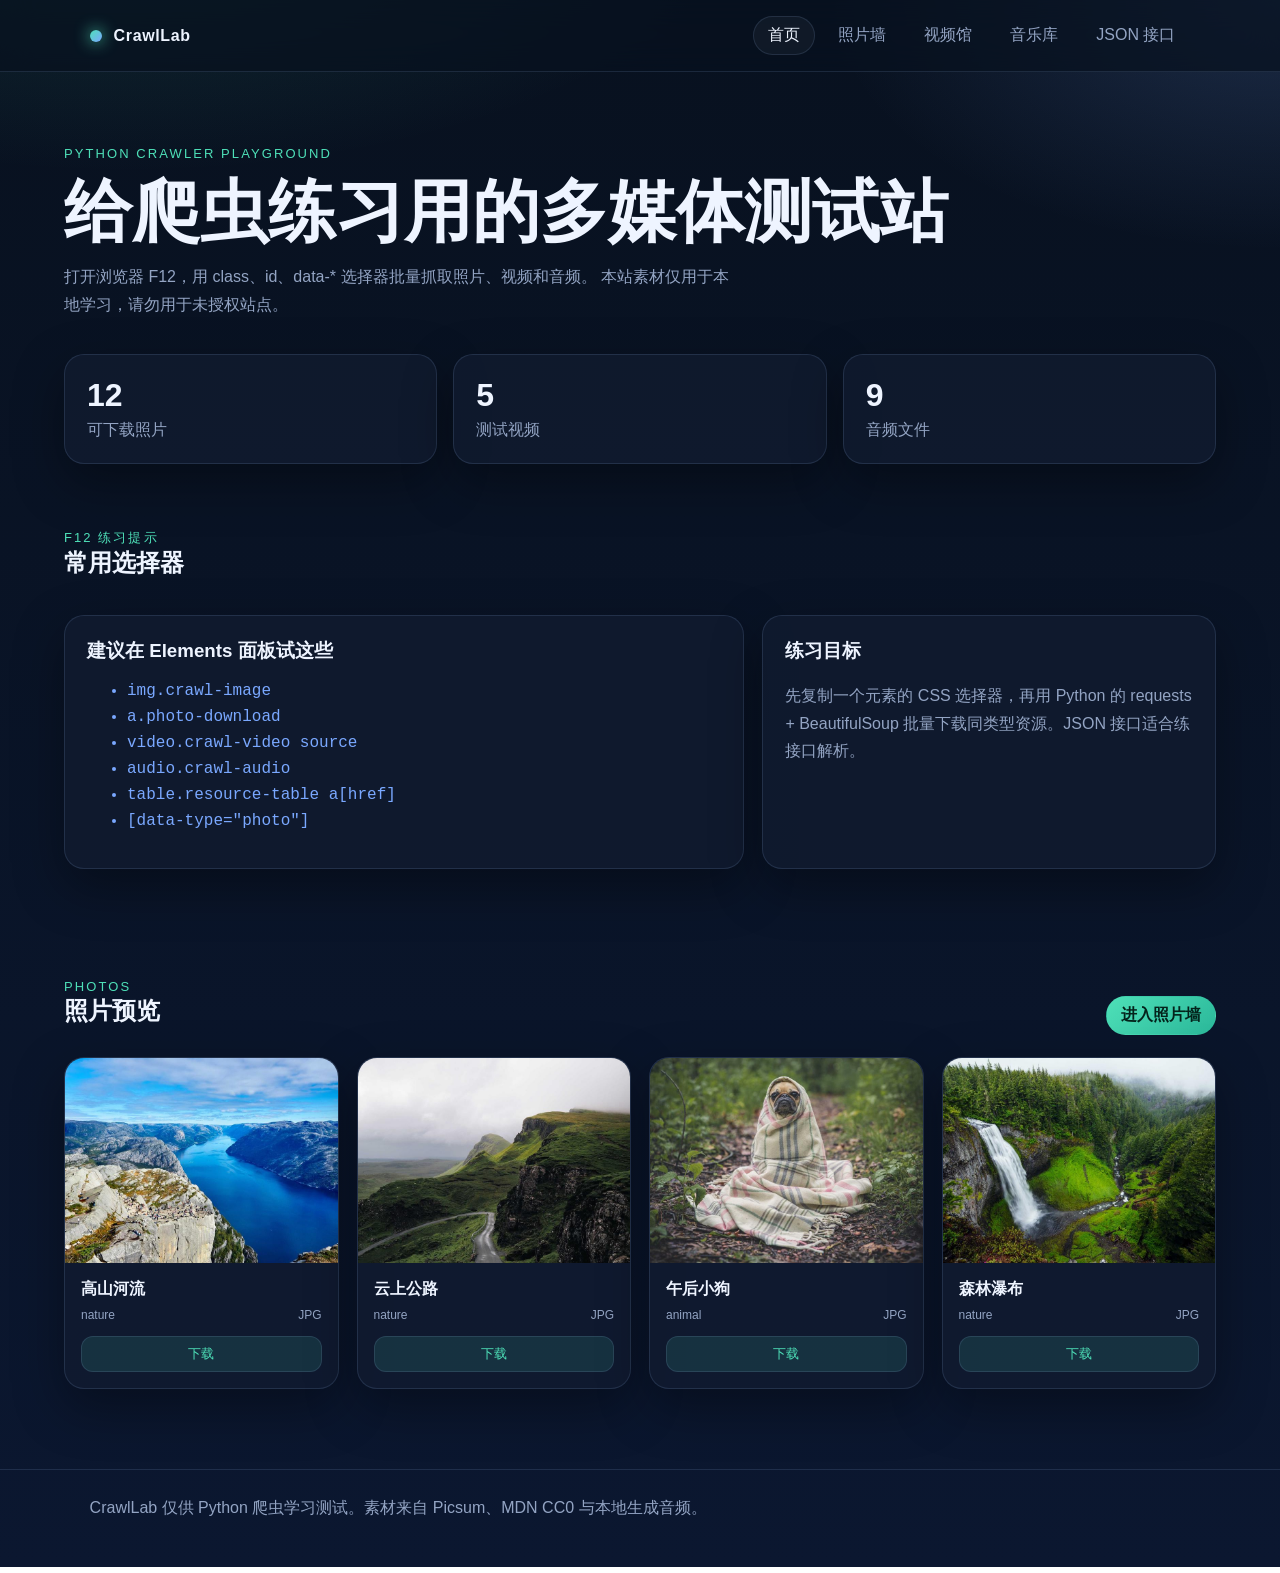
<file: index.html>
<!DOCTYPE html>
<html lang="zh-CN">
<head>
  <meta charset="UTF-8">
  <meta name="viewport" content="width=device-width, initial-scale=1.0">
  <title>CrawlLab | Python 爬虫练习站</title>
  <link rel="stylesheet" href="css/style.css">
</head>
<body>
  <header class="topbar">
    <div class="brand">
      <span class="logo-dot"></span>
      CrawlLab
    </div>
    <nav class="nav">
      <a class="active" href="index.html">首页</a>
      <a href="photos.html">照片墙</a>
      <a href="videos.html">视频馆</a>
      <a href="audio.html">音乐库</a>
      <a href="api/media.json">JSON 接口</a>
    </nav>
  </header>

  <section class="hero">
    <div class="kicker">Python Crawler Playground</div>
    <h1>给爬虫练习用的多媒体测试站</h1>
    <p class="lead">
      打开浏览器 F12，用 class、id、data-* 选择器批量抓取照片、视频和音频。
      本站素材仅用于本地学习，请勿用于未授权站点。
    </p>
    <div class="stats">
      <article class="stat-card">
        <strong id="photo-count">12</strong>
        <span>可下载照片</span>
      </article>
      <article class="stat-card">
        <strong id="video-count">5</strong>
        <span>测试视频</span>
      </article>
      <article class="stat-card">
        <strong id="audio-count">9</strong>
        <span>音频文件</span>
      </article>
    </div>
  </section>

  <section class="section" id="practice">
    <div class="section-head">
      <div>
        <div class="kicker">F12 练习提示</div>
        <h2>常用选择器</h2>
      </div>
    </div>
    <div class="selector-panel">
      <div class="selector-box">
        <h3>建议在 Elements 面板试这些</h3>
        <ul>
          <li>img.crawl-image</li>
          <li>a.photo-download</li>
          <li>video.crawl-video source</li>
          <li>audio.crawl-audio</li>
          <li>table.resource-table a[href]</li>
          <li>[data-type="photo"]</li>
        </ul>
      </div>
      <div class="hint-card">
        <h3>练习目标</h3>
        <p class="lead">
          先复制一个元素的 CSS 选择器，再用 Python 的 requests + BeautifulSoup
          批量下载同类型资源。JSON 接口适合练接口解析。
        </p>
      </div>
    </div>
  </section>

  <section class="section" id="photos-preview">
    <div class="section-head">
      <div>
        <div class="kicker">Photos</div>
        <h2>照片预览</h2>
      </div>
      <a class="btn btn-primary" href="photos.html">进入照片墙</a>
    </div>
    <div class="grid" id="photo-grid">
      <article class="media-card photo-card" data-type="photo" data-category="nature" data-id="p01">
        <img class="thumb crawl-image" src="media/images/photo-01.jpg" alt="高山河流" data-filename="photo-01.jpg">
        <div class="card-body">
          <h3 class="photo-title">高山河流</h3>
          <div class="meta"><span>nature</span><span>JPG</span></div>
          <div class="card-actions">
            <a class="download-link photo-download" href="media/images/photo-01.jpg" download="photo-01.jpg">下载</a>
          </div>
        </div>
      </article>
      <article class="media-card photo-card" data-type="photo" data-category="nature" data-id="p02">
        <img class="thumb crawl-image" src="media/images/photo-02.jpg" alt="云上公路" data-filename="photo-02.jpg">
        <div class="card-body">
          <h3 class="photo-title">云上公路</h3>
          <div class="meta"><span>nature</span><span>JPG</span></div>
          <div class="card-actions">
            <a class="download-link photo-download" href="media/images/photo-02.jpg" download="photo-02.jpg">下载</a>
          </div>
        </div>
      </article>
      <article class="media-card photo-card" data-type="photo" data-category="animal" data-id="p03">
        <img class="thumb crawl-image" src="media/images/photo-03.jpg" alt="午后小狗" data-filename="photo-03.jpg">
        <div class="card-body">
          <h3 class="photo-title">午后小狗</h3>
          <div class="meta"><span>animal</span><span>JPG</span></div>
          <div class="card-actions">
            <a class="download-link photo-download" href="media/images/photo-03.jpg" download="photo-03.jpg">下载</a>
          </div>
        </div>
      </article>
      <article class="media-card photo-card" data-type="photo" data-category="nature" data-id="p04">
        <img class="thumb crawl-image" src="media/images/photo-04.jpg" alt="森林瀑布" data-filename="photo-04.jpg">
        <div class="card-body">
          <h3 class="photo-title">森林瀑布</h3>
          <div class="meta"><span>nature</span><span>JPG</span></div>
          <div class="card-actions">
            <a class="download-link photo-download" href="media/images/photo-04.jpg" download="photo-04.jpg">下载</a>
          </div>
        </div>
      </article>
    </div>
  </section>

  <footer class="footer">
    CrawlLab 仅供 Python 爬虫学习测试。素材来自 Picsum、MDN CC0 与本地生成音频。
  </footer>
  <script src="js/main.js"></script>
</body>
</html>
</file>
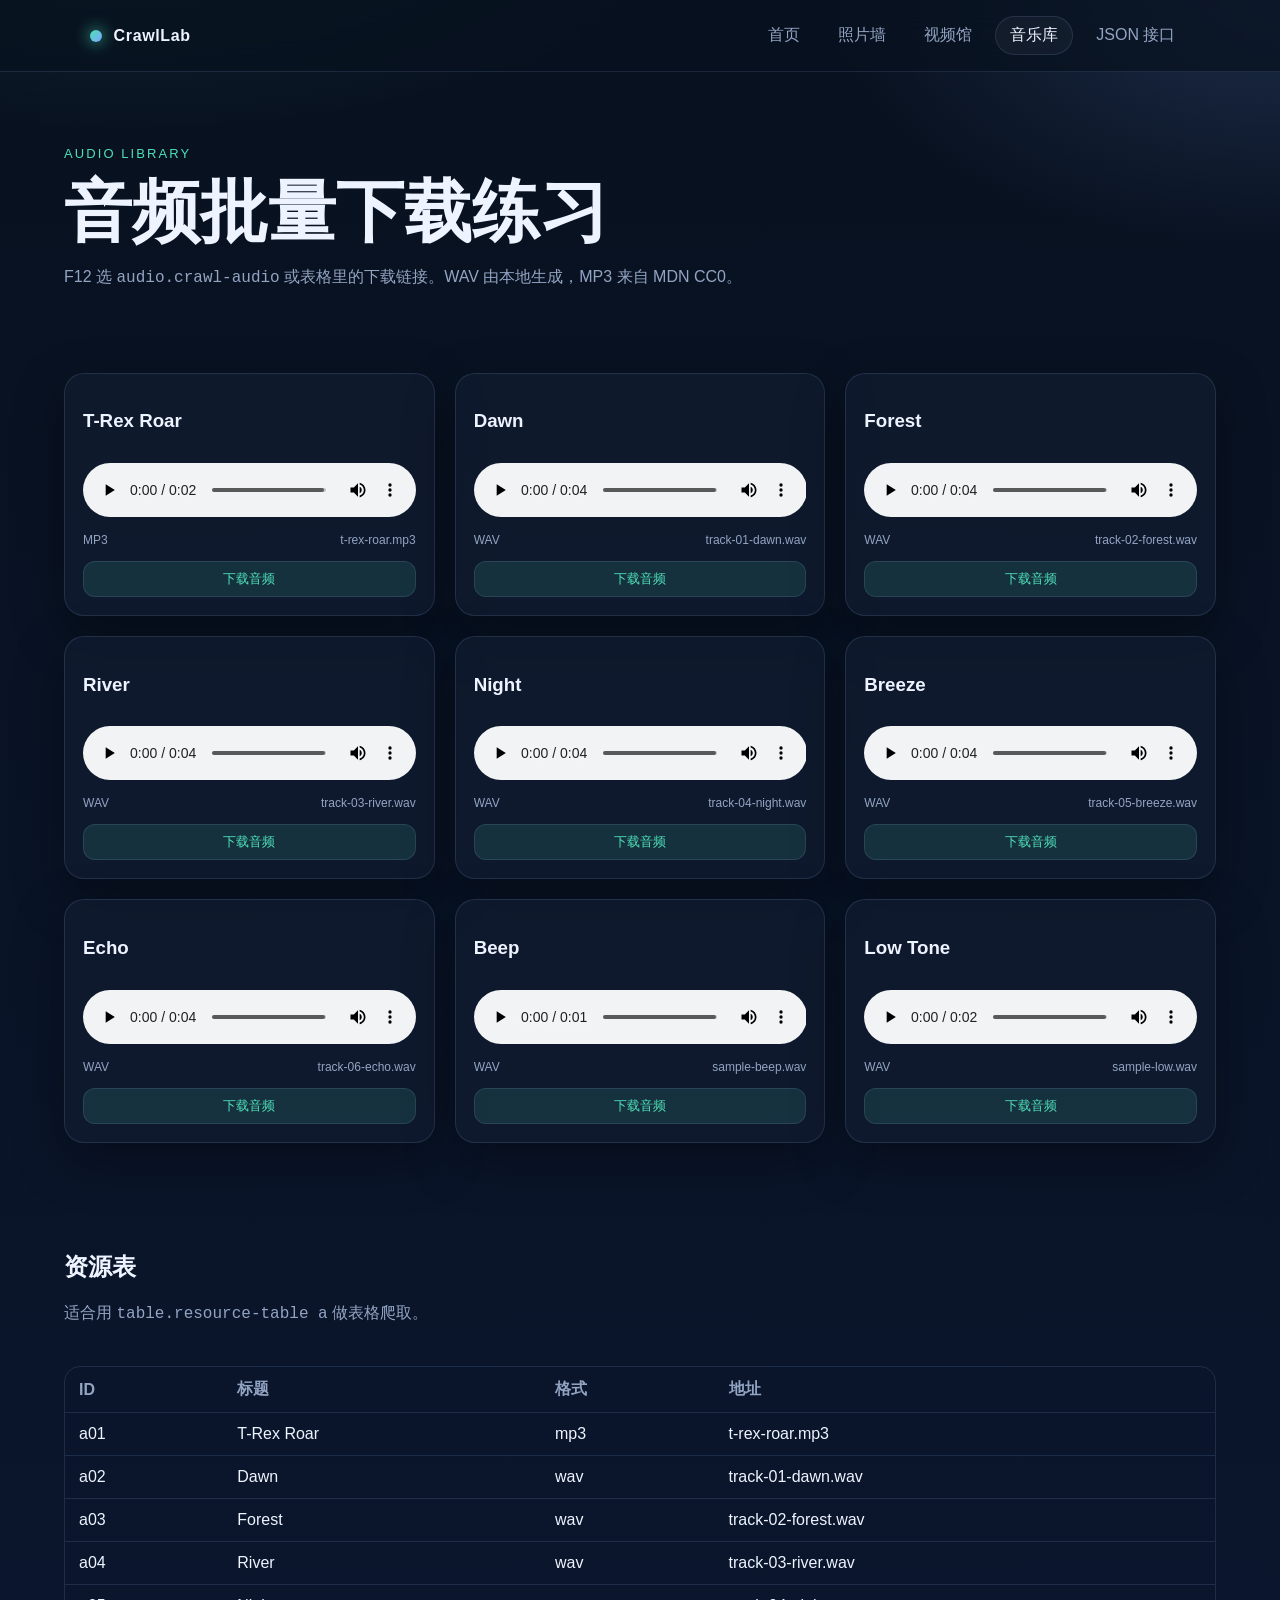
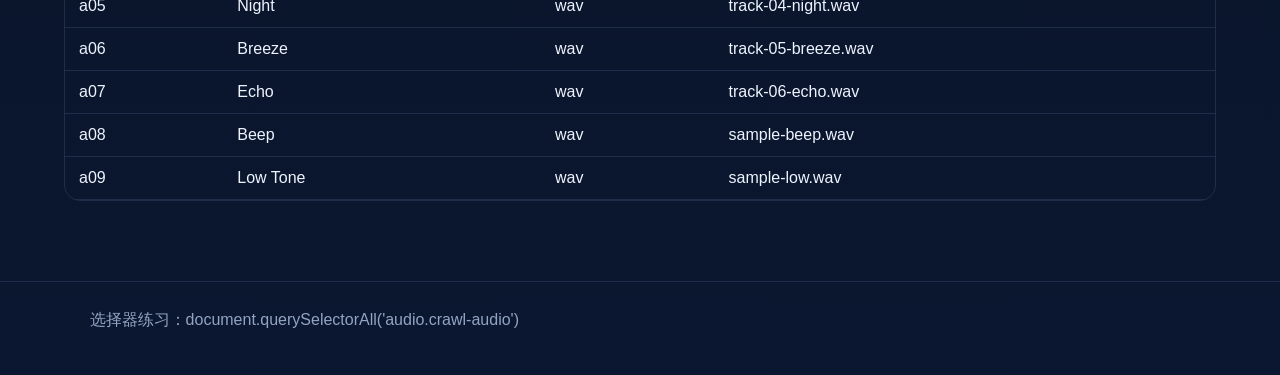
<file: audio.html>
<!DOCTYPE html>
<html lang="zh-CN">
<head>
  <meta charset="UTF-8">
  <meta name="viewport" content="width=device-width, initial-scale=1.0">
  <title>音乐库 | CrawlLab</title>
  <link rel="stylesheet" href="css/style.css">
</head>
<body>
  <header class="topbar">
    <div class="brand"><span class="logo-dot"></span>CrawlLab</div>
    <nav class="nav">
      <a href="index.html">首页</a>
      <a href="photos.html">照片墙</a>
      <a href="videos.html">视频馆</a>
      <a class="active" href="audio.html">音乐库</a>
      <a href="api/media.json">JSON 接口</a>
    </nav>
  </header>

  <section class="hero">
    <div class="kicker">Audio Library</div>
    <h1>音频批量下载练习</h1>
    <p class="lead">F12 选 <code>audio.crawl-audio</code> 或表格里的下载链接。WAV 由本地生成，MP3 来自 MDN CC0。</p>
  </section>

  <section class="section">
    <div class="audio-grid" id="audio-list">
      <article class="media-card audio-card" data-type="audio" data-id="a01">
        <h3 class="audio-title">T-Rex Roar</h3>
        <audio class="crawl-audio" controls src="media/audio/t-rex-roar.mp3" data-filename="t-rex-roar.mp3"></audio>
        <div class="meta"><span>MP3</span><span>t-rex-roar.mp3</span></div>
        <div class="card-actions">
          <a class="download-link audio-download" href="media/audio/t-rex-roar.mp3" download="t-rex-roar.mp3">下载音频</a>
        </div>
      </article>
      <article class="media-card audio-card" data-type="audio" data-id="a02">
        <h3 class="audio-title">Dawn</h3>
        <audio class="crawl-audio" controls src="media/audio/track-01-dawn.wav" data-filename="track-01-dawn.wav"></audio>
        <div class="meta"><span>WAV</span><span>track-01-dawn.wav</span></div>
        <div class="card-actions">
          <a class="download-link audio-download" href="media/audio/track-01-dawn.wav" download="track-01-dawn.wav">下载音频</a>
        </div>
      </article>
      <article class="media-card audio-card" data-type="audio" data-id="a03">
        <h3 class="audio-title">Forest</h3>
        <audio class="crawl-audio" controls src="media/audio/track-02-forest.wav" data-filename="track-02-forest.wav"></audio>
        <div class="meta"><span>WAV</span><span>track-02-forest.wav</span></div>
        <div class="card-actions">
          <a class="download-link audio-download" href="media/audio/track-02-forest.wav" download="track-02-forest.wav">下载音频</a>
        </div>
      </article>
      <article class="media-card audio-card" data-type="audio" data-id="a04">
        <h3 class="audio-title">River</h3>
        <audio class="crawl-audio" controls src="media/audio/track-03-river.wav" data-filename="track-03-river.wav"></audio>
        <div class="meta"><span>WAV</span><span>track-03-river.wav</span></div>
        <div class="card-actions">
          <a class="download-link audio-download" href="media/audio/track-03-river.wav" download="track-03-river.wav">下载音频</a>
        </div>
      </article>
      <article class="media-card audio-card" data-type="audio" data-id="a05">
        <h3 class="audio-title">Night</h3>
        <audio class="crawl-audio" controls src="media/audio/track-04-night.wav" data-filename="track-04-night.wav"></audio>
        <div class="meta"><span>WAV</span><span>track-04-night.wav</span></div>
        <div class="card-actions">
          <a class="download-link audio-download" href="media/audio/track-04-night.wav" download="track-04-night.wav">下载音频</a>
        </div>
      </article>
      <article class="media-card audio-card" data-type="audio" data-id="a06">
        <h3 class="audio-title">Breeze</h3>
        <audio class="crawl-audio" controls src="media/audio/track-05-breeze.wav" data-filename="track-05-breeze.wav"></audio>
        <div class="meta"><span>WAV</span><span>track-05-breeze.wav</span></div>
        <div class="card-actions">
          <a class="download-link audio-download" href="media/audio/track-05-breeze.wav" download="track-05-breeze.wav">下载音频</a>
        </div>
      </article>
      <article class="media-card audio-card" data-type="audio" data-id="a07">
        <h3 class="audio-title">Echo</h3>
        <audio class="crawl-audio" controls src="media/audio/track-06-echo.wav" data-filename="track-06-echo.wav"></audio>
        <div class="meta"><span>WAV</span><span>track-06-echo.wav</span></div>
        <div class="card-actions">
          <a class="download-link audio-download" href="media/audio/track-06-echo.wav" download="track-06-echo.wav">下载音频</a>
        </div>
      </article>
      <article class="media-card audio-card" data-type="audio" data-id="a08">
        <h3 class="audio-title">Beep</h3>
        <audio class="crawl-audio" controls src="media/audio/sample-beep.wav" data-filename="sample-beep.wav"></audio>
        <div class="meta"><span>WAV</span><span>sample-beep.wav</span></div>
        <div class="card-actions">
          <a class="download-link audio-download" href="media/audio/sample-beep.wav" download="sample-beep.wav">下载音频</a>
        </div>
      </article>
      <article class="media-card audio-card" data-type="audio" data-id="a09">
        <h3 class="audio-title">Low Tone</h3>
        <audio class="crawl-audio" controls src="media/audio/sample-low.wav" data-filename="sample-low.wav"></audio>
        <div class="meta"><span>WAV</span><span>sample-low.wav</span></div>
        <div class="card-actions">
          <a class="download-link audio-download" href="media/audio/sample-low.wav" download="sample-low.wav">下载音频</a>
        </div>
      </article>
    </div>
  </section>

  <section class="section">
    <div class="section-head">
      <div>
        <h2>资源表</h2>
        <p class="lead">适合用 <code>table.resource-table a</code> 做表格爬取。</p>
      </div>
    </div>
    <div class="table-wrap">
      <table class="resource-table" id="audio-table">
        <thead>
          <tr>
            <th>ID</th>
            <th>标题</th>
            <th>格式</th>
            <th>地址</th>
          </tr>
        </thead>
        <tbody>
          <tr data-id="a01"><td>a01</td><td>T-Rex Roar</td><td>mp3</td><td><a href="media/audio/t-rex-roar.mp3">t-rex-roar.mp3</a></td></tr>
          <tr data-id="a02"><td>a02</td><td>Dawn</td><td>wav</td><td><a href="media/audio/track-01-dawn.wav">track-01-dawn.wav</a></td></tr>
          <tr data-id="a03"><td>a03</td><td>Forest</td><td>wav</td><td><a href="media/audio/track-02-forest.wav">track-02-forest.wav</a></td></tr>
          <tr data-id="a04"><td>a04</td><td>River</td><td>wav</td><td><a href="media/audio/track-03-river.wav">track-03-river.wav</a></td></tr>
          <tr data-id="a05"><td>a05</td><td>Night</td><td>wav</td><td><a href="media/audio/track-04-night.wav">track-04-night.wav</a></td></tr>
          <tr data-id="a06"><td>a06</td><td>Breeze</td><td>wav</td><td><a href="media/audio/track-05-breeze.wav">track-05-breeze.wav</a></td></tr>
          <tr data-id="a07"><td>a07</td><td>Echo</td><td>wav</td><td><a href="media/audio/track-06-echo.wav">track-06-echo.wav</a></td></tr>
          <tr data-id="a08"><td>a08</td><td>Beep</td><td>wav</td><td><a href="media/audio/sample-beep.wav">sample-beep.wav</a></td></tr>
          <tr data-id="a09"><td>a09</td><td>Low Tone</td><td>wav</td><td><a href="media/audio/sample-low.wav">sample-low.wav</a></td></tr>
        </tbody>
      </table>
    </div>
  </section>

  <footer class="footer">选择器练习：document.querySelectorAll('audio.crawl-audio')</footer>
</body>
</html>
</file>
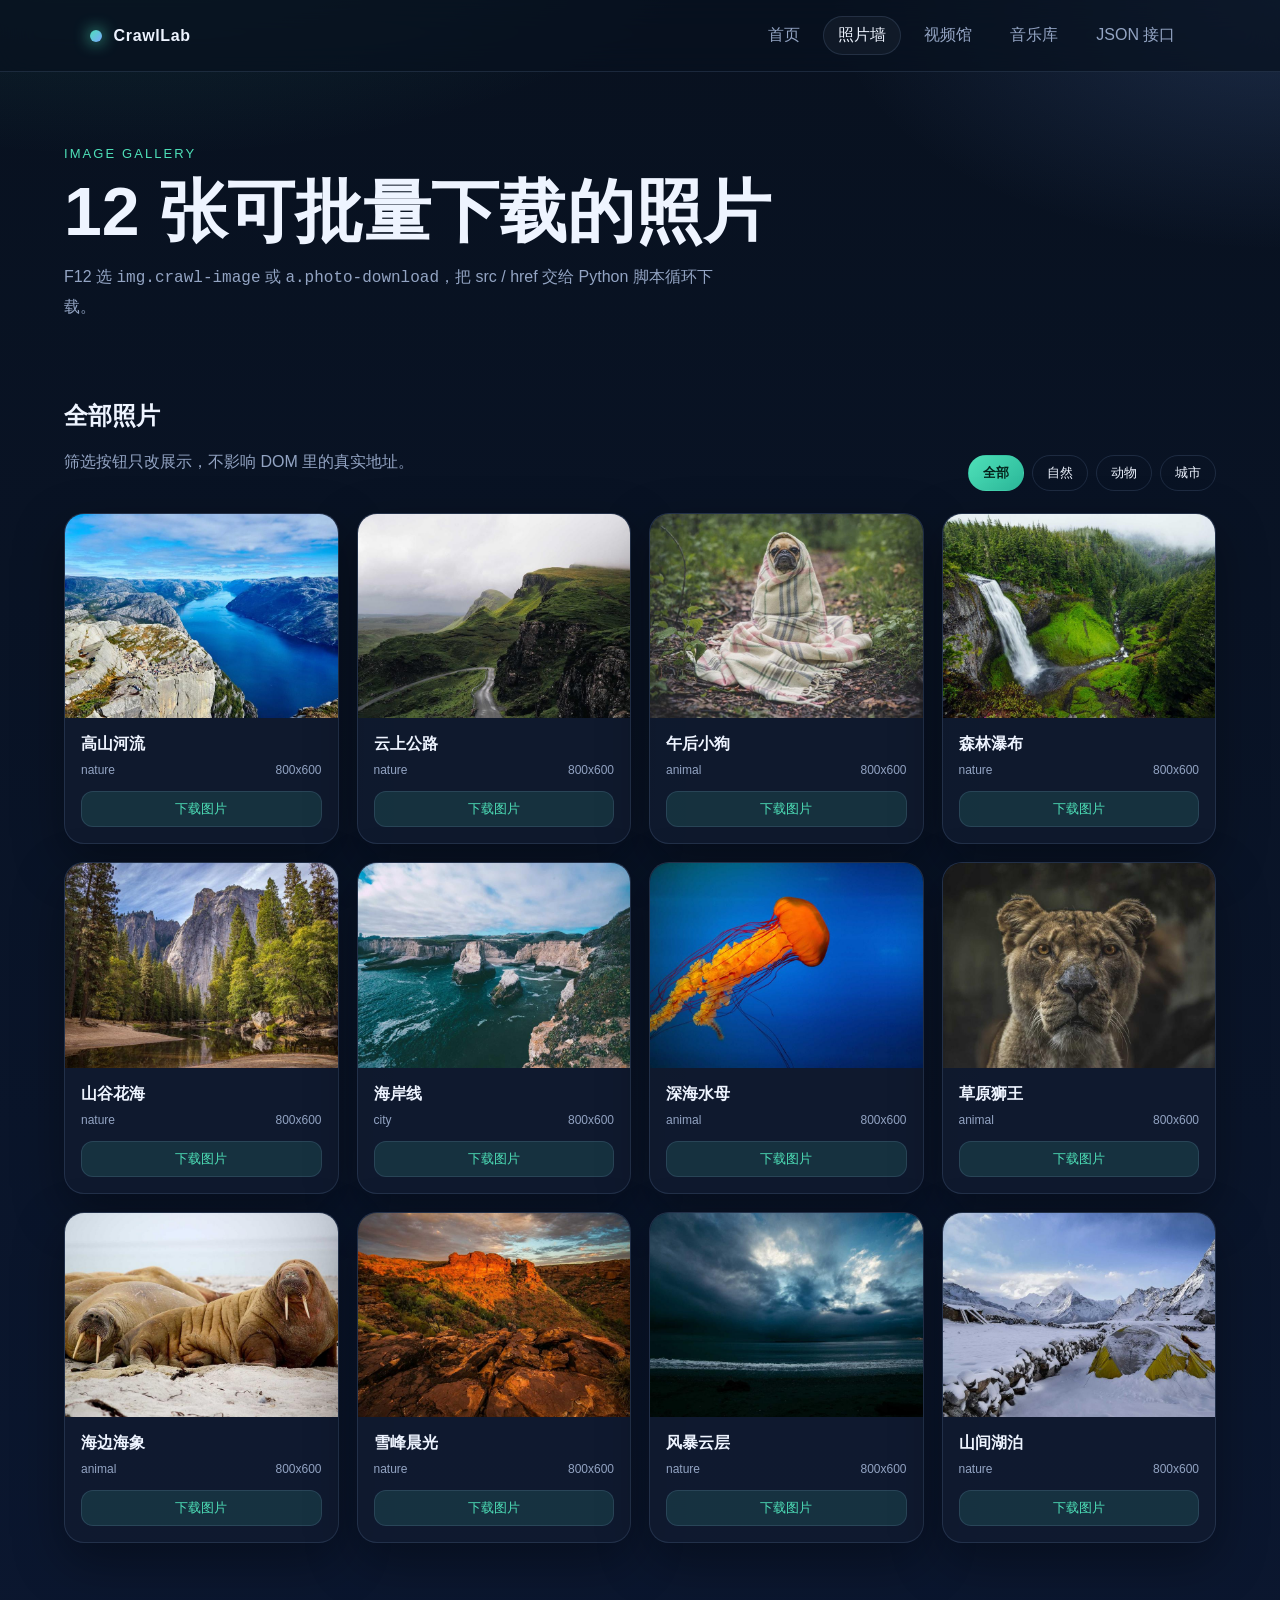
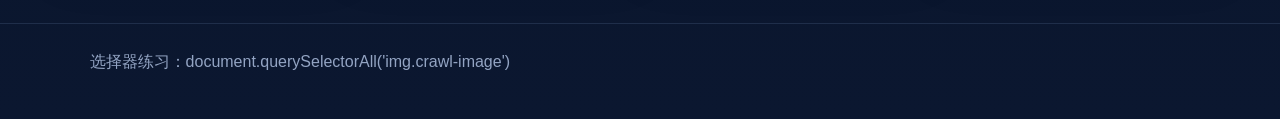
<file: photos.html>
<!DOCTYPE html>
<html lang="zh-CN">
<head>
  <meta charset="UTF-8">
  <meta name="viewport" content="width=device-width, initial-scale=1.0">
  <title>照片墙 | CrawlLab</title>
  <link rel="stylesheet" href="css/style.css">
</head>
<body>
  <header class="topbar">
    <div class="brand"><span class="logo-dot"></span>CrawlLab</div>
    <nav class="nav">
      <a href="index.html">首页</a>
      <a class="active" href="photos.html">照片墙</a>
      <a href="videos.html">视频馆</a>
      <a href="audio.html">音乐库</a>
      <a href="api/media.json">JSON 接口</a>
    </nav>
  </header>

  <section class="hero">
    <div class="kicker">Image Gallery</div>
    <h1>12 张可批量下载的照片</h1>
    <p class="lead">F12 选 <code>img.crawl-image</code> 或 <code>a.photo-download</code>，把 src / href 交给 Python 脚本循环下载。</p>
  </section>

  <section class="section">
    <div class="section-head">
      <div>
        <h2>全部照片</h2>
        <p class="lead">筛选按钮只改展示，不影响 DOM 里的真实地址。</p>
      </div>
      <div class="filters" id="photo-filters">
        <button class="filter-btn active" data-filter="all" type="button">全部</button>
        <button class="filter-btn" data-filter="nature" type="button">自然</button>
        <button class="filter-btn" data-filter="animal" type="button">动物</button>
        <button class="filter-btn" data-filter="city" type="button">城市</button>
      </div>
    </div>

    <div class="grid" id="photo-list">
      <article class="media-card photo-card" data-type="photo" data-category="nature" data-id="p01">
        <img class="thumb crawl-image" src="media/images/photo-01.jpg" alt="高山河流" data-filename="photo-01.jpg">
        <div class="card-body">
          <h3 class="photo-title">高山河流</h3>
          <div class="meta"><span class="photo-tag">nature</span><span>800x600</span></div>
          <div class="card-actions">
            <a class="download-link photo-download" href="media/images/photo-01.jpg" download="photo-01.jpg">下载图片</a>
          </div>
        </div>
      </article>
      <article class="media-card photo-card" data-type="photo" data-category="nature" data-id="p02">
        <img class="thumb crawl-image" src="media/images/photo-02.jpg" alt="云上公路" data-filename="photo-02.jpg">
        <div class="card-body">
          <h3 class="photo-title">云上公路</h3>
          <div class="meta"><span class="photo-tag">nature</span><span>800x600</span></div>
          <div class="card-actions">
            <a class="download-link photo-download" href="media/images/photo-02.jpg" download="photo-02.jpg">下载图片</a>
          </div>
        </div>
      </article>
      <article class="media-card photo-card" data-type="photo" data-category="animal" data-id="p03">
        <img class="thumb crawl-image" src="media/images/photo-03.jpg" alt="午后小狗" data-filename="photo-03.jpg">
        <div class="card-body">
          <h3 class="photo-title">午后小狗</h3>
          <div class="meta"><span class="photo-tag">animal</span><span>800x600</span></div>
          <div class="card-actions">
            <a class="download-link photo-download" href="media/images/photo-03.jpg" download="photo-03.jpg">下载图片</a>
          </div>
        </div>
      </article>
      <article class="media-card photo-card" data-type="photo" data-category="nature" data-id="p04">
        <img class="thumb crawl-image" src="media/images/photo-04.jpg" alt="森林瀑布" data-filename="photo-04.jpg">
        <div class="card-body">
          <h3 class="photo-title">森林瀑布</h3>
          <div class="meta"><span class="photo-tag">nature</span><span>800x600</span></div>
          <div class="card-actions">
            <a class="download-link photo-download" href="media/images/photo-04.jpg" download="photo-04.jpg">下载图片</a>
          </div>
        </div>
      </article>
      <article class="media-card photo-card" data-type="photo" data-category="nature" data-id="p05">
        <img class="thumb crawl-image" src="media/images/photo-05.jpg" alt="山谷花海" data-filename="photo-05.jpg">
        <div class="card-body">
          <h3 class="photo-title">山谷花海</h3>
          <div class="meta"><span class="photo-tag">nature</span><span>800x600</span></div>
          <div class="card-actions">
            <a class="download-link photo-download" href="media/images/photo-05.jpg" download="photo-05.jpg">下载图片</a>
          </div>
        </div>
      </article>
      <article class="media-card photo-card" data-type="photo" data-category="city" data-id="p06">
        <img class="thumb crawl-image" src="media/images/photo-06.jpg" alt="海岸线" data-filename="photo-06.jpg">
        <div class="card-body">
          <h3 class="photo-title">海岸线</h3>
          <div class="meta"><span class="photo-tag">city</span><span>800x600</span></div>
          <div class="card-actions">
            <a class="download-link photo-download" href="media/images/photo-06.jpg" download="photo-06.jpg">下载图片</a>
          </div>
        </div>
      </article>
      <article class="media-card photo-card" data-type="photo" data-category="animal" data-id="p07">
        <img class="thumb crawl-image" src="media/images/photo-07.jpg" alt="深海水母" data-filename="photo-07.jpg">
        <div class="card-body">
          <h3 class="photo-title">深海水母</h3>
          <div class="meta"><span class="photo-tag">animal</span><span>800x600</span></div>
          <div class="card-actions">
            <a class="download-link photo-download" href="media/images/photo-07.jpg" download="photo-07.jpg">下载图片</a>
          </div>
        </div>
      </article>
      <article class="media-card photo-card" data-type="photo" data-category="animal" data-id="p08">
        <img class="thumb crawl-image" src="media/images/photo-08.jpg" alt="草原狮王" data-filename="photo-08.jpg">
        <div class="card-body">
          <h3 class="photo-title">草原狮王</h3>
          <div class="meta"><span class="photo-tag">animal</span><span>800x600</span></div>
          <div class="card-actions">
            <a class="download-link photo-download" href="media/images/photo-08.jpg" download="photo-08.jpg">下载图片</a>
          </div>
        </div>
      </article>
      <article class="media-card photo-card" data-type="photo" data-category="animal" data-id="p09">
        <img class="thumb crawl-image" src="media/images/photo-09.jpg" alt="海边海象" data-filename="photo-09.jpg">
        <div class="card-body">
          <h3 class="photo-title">海边海象</h3>
          <div class="meta"><span class="photo-tag">animal</span><span>800x600</span></div>
          <div class="card-actions">
            <a class="download-link photo-download" href="media/images/photo-09.jpg" download="photo-09.jpg">下载图片</a>
          </div>
        </div>
      </article>
      <article class="media-card photo-card" data-type="photo" data-category="nature" data-id="p10">
        <img class="thumb crawl-image" src="media/images/photo-10.jpg" alt="雪峰晨光" data-filename="photo-10.jpg">
        <div class="card-body">
          <h3 class="photo-title">雪峰晨光</h3>
          <div class="meta"><span class="photo-tag">nature</span><span>800x600</span></div>
          <div class="card-actions">
            <a class="download-link photo-download" href="media/images/photo-10.jpg" download="photo-10.jpg">下载图片</a>
          </div>
        </div>
      </article>
      <article class="media-card photo-card" data-type="photo" data-category="nature" data-id="p11">
        <img class="thumb crawl-image" src="media/images/photo-11.jpg" alt="风暴云层" data-filename="photo-11.jpg">
        <div class="card-body">
          <h3 class="photo-title">风暴云层</h3>
          <div class="meta"><span class="photo-tag">nature</span><span>800x600</span></div>
          <div class="card-actions">
            <a class="download-link photo-download" href="media/images/photo-11.jpg" download="photo-11.jpg">下载图片</a>
          </div>
        </div>
      </article>
      <article class="media-card photo-card" data-type="photo" data-category="nature" data-id="p12">
        <img class="thumb crawl-image" src="media/images/photo-12.jpg" alt="山间湖泊" data-filename="photo-12.jpg">
        <div class="card-body">
          <h3 class="photo-title">山间湖泊</h3>
          <div class="meta"><span class="photo-tag">nature</span><span>800x600</span></div>
          <div class="card-actions">
            <a class="download-link photo-download" href="media/images/photo-12.jpg" download="photo-12.jpg">下载图片</a>
          </div>
        </div>
      </article>
    </div>
  </section>

  <footer class="footer">选择器练习：document.querySelectorAll('img.crawl-image')</footer>
  <script src="js/main.js"></script>
</body>
</html>
</file>
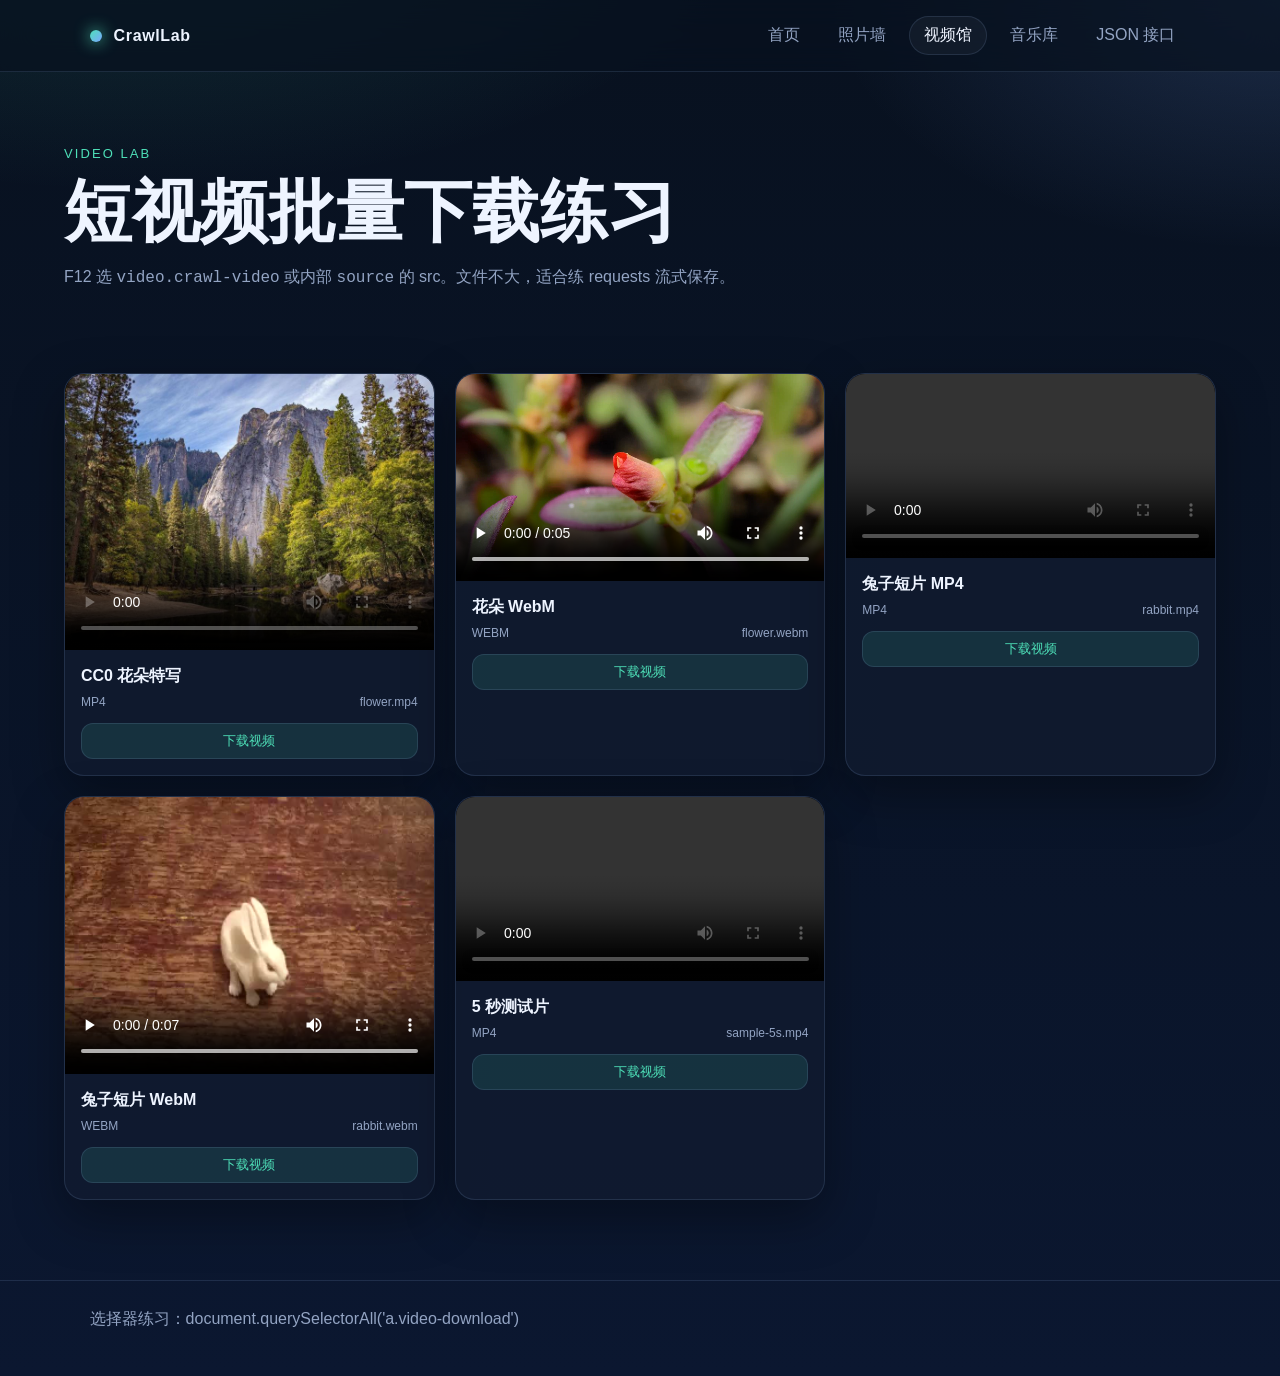
<file: videos.html>
<!DOCTYPE html>
<html lang="zh-CN">
<head>
  <meta charset="UTF-8">
  <meta name="viewport" content="width=device-width, initial-scale=1.0">
  <title>视频馆 | CrawlLab</title>
  <link rel="stylesheet" href="css/style.css">
</head>
<body>
  <header class="topbar">
    <div class="brand"><span class="logo-dot"></span>CrawlLab</div>
    <nav class="nav">
      <a href="index.html">首页</a>
      <a href="photos.html">照片墙</a>
      <a class="active" href="videos.html">视频馆</a>
      <a href="audio.html">音乐库</a>
      <a href="api/media.json">JSON 接口</a>
    </nav>
  </header>

  <section class="hero">
    <div class="kicker">Video Lab</div>
    <h1>短视频批量下载练习</h1>
    <p class="lead">F12 选 <code>video.crawl-video</code> 或内部 <code>source</code> 的 src。文件不大，适合练 requests 流式保存。</p>
  </section>

  <section class="section">
    <div class="video-grid" id="video-list">
      <article class="media-card video-card" data-type="video" data-id="v01">
        <video class="crawl-video" controls preload="metadata" poster="/media/images/photo-05.jpg">
          <source src="media/videos/flower.mp4" type="video/mp4">
        </video>
        <div class="card-body">
          <h3 class="video-title">CC0 花朵特写</h3>
          <div class="meta"><span>MP4</span><span>flower.mp4</span></div>
          <div class="card-actions">
            <a class="download-link video-download" href="media/videos/flower.mp4" download="flower.mp4">下载视频</a>
          </div>
        </div>
      </article>

      <article class="media-card video-card" data-type="video" data-id="v02">
        <video class="crawl-video" controls preload="metadata">
          <source src="media/videos/flower.webm" type="video/webm">
        </video>
        <div class="card-body">
          <h3 class="video-title">花朵 WebM</h3>
          <div class="meta"><span>WEBM</span><span>flower.webm</span></div>
          <div class="card-actions">
            <a class="download-link video-download" href="media/videos/flower.webm" download="flower.webm">下载视频</a>
          </div>
        </div>
      </article>

      <article class="media-card video-card" data-type="video" data-id="v03">
        <video class="crawl-video" controls preload="metadata">
          <source src="media/videos/rabbit.mp4" type="video/mp4">
        </video>
        <div class="card-body">
          <h3 class="video-title">兔子短片 MP4</h3>
          <div class="meta"><span>MP4</span><span>rabbit.mp4</span></div>
          <div class="card-actions">
            <a class="download-link video-download" href="media/videos/rabbit.mp4" download="rabbit.mp4">下载视频</a>
          </div>
        </div>
      </article>

      <article class="media-card video-card" data-type="video" data-id="v04">
        <video class="crawl-video" controls preload="metadata">
          <source src="media/videos/rabbit.webm" type="video/webm">
        </video>
        <div class="card-body">
          <h3 class="video-title">兔子短片 WebM</h3>
          <div class="meta"><span>WEBM</span><span>rabbit.webm</span></div>
          <div class="card-actions">
            <a class="download-link video-download" href="media/videos/rabbit.webm" download="rabbit.webm">下载视频</a>
          </div>
        </div>
      </article>

      <article class="media-card video-card" data-type="video" data-id="v05">
        <video class="crawl-video" controls preload="metadata">
          <source src="media/videos/sample-5s.mp4" type="video/mp4">
        </video>
        <div class="card-body">
          <h3 class="video-title">5 秒测试片</h3>
          <div class="meta"><span>MP4</span><span>sample-5s.mp4</span></div>
          <div class="card-actions">
            <a class="download-link video-download" href="media/videos/sample-5s.mp4" download="sample-5s.mp4">下载视频</a>
          </div>
        </div>
      </article>
    </div>
  </section>

  <footer class="footer">选择器练习：document.querySelectorAll('a.video-download')</footer>
</body>
</html>
</file>
<file: css/style.css>
:root {
  --bg: #08111f;
  --bg-soft: #0e1a2e;
  --card: rgba(17, 28, 48, 0.78);
  --line: rgba(135, 168, 214, 0.16);
  --text: #eef4ff;
  --muted: #93a4c3;
  --accent: #4ee0b8;
  --accent-2: #7aa8ff;
  --warn: #ffb86b;
  --shadow: 0 18px 50px rgba(0, 0, 0, 0.35);
  --radius: 20px;
}

* {
  box-sizing: border-box;
}

html,
body {
  margin: 0;
  padding: 0;
  min-height: 100%;
}

body {
  font-family: "Segoe UI", "PingFang SC", "Hiragino Sans GB", "Microsoft YaHei", sans-serif;
  color: var(--text);
  background:
    radial-gradient(1200px 600px at 10% -10%, rgba(78, 224, 184, 0.16), transparent 55%),
    radial-gradient(900px 500px at 100% 0%, rgba(122, 168, 255, 0.18), transparent 50%),
    linear-gradient(180deg, #08111f 0%, #0b1730 100%);
}

a {
  color: inherit;
  text-decoration: none;
}

img,
video {
  max-width: 100%;
  display: block;
}

.topbar {
  position: sticky;
  top: 0;
  z-index: 20;
  display: flex;
  align-items: center;
  justify-content: space-between;
  gap: 24px;
  padding: 16px 7vw;
  backdrop-filter: blur(16px);
  background: rgba(8, 17, 31, 0.72);
  border-bottom: 1px solid var(--line);
}

.brand {
  display: flex;
  align-items: center;
  gap: 12px;
  font-weight: 700;
  letter-spacing: 0.04em;
}

.logo-dot {
  width: 12px;
  height: 12px;
  border-radius: 50%;
  background: linear-gradient(135deg, var(--accent), var(--accent-2));
  box-shadow: 0 0 16px var(--accent);
}

.nav {
  display: flex;
  gap: 8px;
  flex-wrap: wrap;
}

.nav a {
  padding: 8px 14px;
  border-radius: 999px;
  color: var(--muted);
  border: 1px solid transparent;
}

.nav a:hover,
.nav a.active {
  color: var(--text);
  border-color: var(--line);
  background: rgba(255, 255, 255, 0.04);
}

.hero,
.section {
  width: min(1180px, 90vw);
  margin: 0 auto;
}

.hero {
  padding: 72px 0 36px;
}

.kicker {
  display: inline-flex;
  align-items: center;
  gap: 8px;
  color: var(--accent);
  font-size: 13px;
  letter-spacing: 0.16em;
  text-transform: uppercase;
}

.hero h1 {
  margin: 14px 0 16px;
  font-size: clamp(36px, 6vw, 68px);
  line-height: 1.05;
}

.hero p,
.lead {
  max-width: 680px;
  color: var(--muted);
  line-height: 1.7;
}

.stats {
  display: grid;
  grid-template-columns: repeat(3, 1fr);
  gap: 16px;
  margin-top: 36px;
}

.stat-card,
.media-card,
.selector-box,
.hint-card {
  background: var(--card);
  border: 1px solid var(--line);
  border-radius: var(--radius);
  box-shadow: var(--shadow);
}

.stat-card {
  padding: 22px;
}

.stat-card strong {
  display: block;
  font-size: 32px;
  margin-bottom: 6px;
}

.stat-card span {
  color: var(--muted);
}

.section {
  padding: 28px 0 80px;
}

.section-head {
  display: flex;
  justify-content: space-between;
  align-items: end;
  gap: 16px;
  margin-bottom: 22px;
}

.section-head h2 {
  margin: 0 0 8px;
}

.filters {
  display: flex;
  gap: 8px;
  flex-wrap: wrap;
}

.filter-btn,
.btn {
  border: 1px solid var(--line);
  background: transparent;
  color: var(--text);
  border-radius: 999px;
  padding: 8px 14px;
  cursor: pointer;
}

.filter-btn.active,
.btn-primary {
  background: linear-gradient(135deg, var(--accent), #2bb89a);
  color: #04231b;
  border-color: transparent;
  font-weight: 700;
}

.grid {
  display: grid;
  grid-template-columns: repeat(auto-fill, minmax(240px, 1fr));
  gap: 18px;
}

.media-card {
  overflow: hidden;
  transition: transform 0.2s ease, border-color 0.2s ease;
}

.media-card:hover {
  transform: translateY(-4px);
  border-color: rgba(78, 224, 184, 0.4);
}

.thumb {
  aspect-ratio: 4 / 3;
  object-fit: cover;
  width: 100%;
  background: #112038;
}

.card-body {
  padding: 16px;
}

.card-body h3 {
  margin: 0 0 8px;
  font-size: 16px;
}

.meta {
  display: flex;
  justify-content: space-between;
  gap: 8px;
  color: var(--muted);
  font-size: 12px;
}

.card-actions {
  display: flex;
  gap: 8px;
  margin-top: 14px;
}

.download-link,
.play-link {
  flex: 1;
  text-align: center;
  padding: 8px 10px;
  border-radius: 12px;
  border: 1px solid var(--line);
  font-size: 13px;
}

.download-link {
  background: rgba(78, 224, 184, 0.12);
  color: var(--accent);
}

.video-grid,
.audio-grid {
  display: grid;
  grid-template-columns: repeat(auto-fill, minmax(320px, 1fr));
  gap: 20px;
}

.crawl-video {
  width: 100%;
  border-radius: 16px 16px 0 0;
  background: #000;
}

.audio-card {
  padding: 18px;
}

.audio-card audio {
  width: 100%;
  margin: 12px 0;
}

.selector-panel {
  display: grid;
  grid-template-columns: 1.2fr 0.8fr;
  gap: 18px;
  margin-top: 28px;
}

.selector-box,
.hint-card {
  padding: 22px;
}

code,
.selector-box li {
  font-family: ui-monospace, SFMono-Regular, Menlo, Consolas, monospace;
}

.selector-box h3,
.hint-card h3 {
  margin-top: 0;
}

.selector-box li {
  color: var(--accent-2);
  margin: 8px 0;
}

.table-wrap {
  overflow: auto;
  border: 1px solid var(--line);
  border-radius: 16px;
}

table.resource-table {
  width: 100%;
  border-collapse: collapse;
  min-width: 720px;
}

.resource-table th,
.resource-table td {
  padding: 12px 14px;
  text-align: left;
  border-bottom: 1px solid var(--line);
}

.resource-table th {
  color: var(--muted);
  font-weight: 600;
}

.footer {
  padding: 28px 7vw 48px;
  color: var(--muted);
  border-top: 1px solid var(--line);
}

.hidden {
  display: none !important;
}

@media (max-width: 800px) {
  .topbar,
  .stats,
  .selector-panel,
  .section-head {
    display: block;
  }

  .nav {
    margin-top: 12px;
  }

  .stats,
  .selector-panel {
    display: grid;
    grid-template-columns: 1fr;
  }
}
</file>
